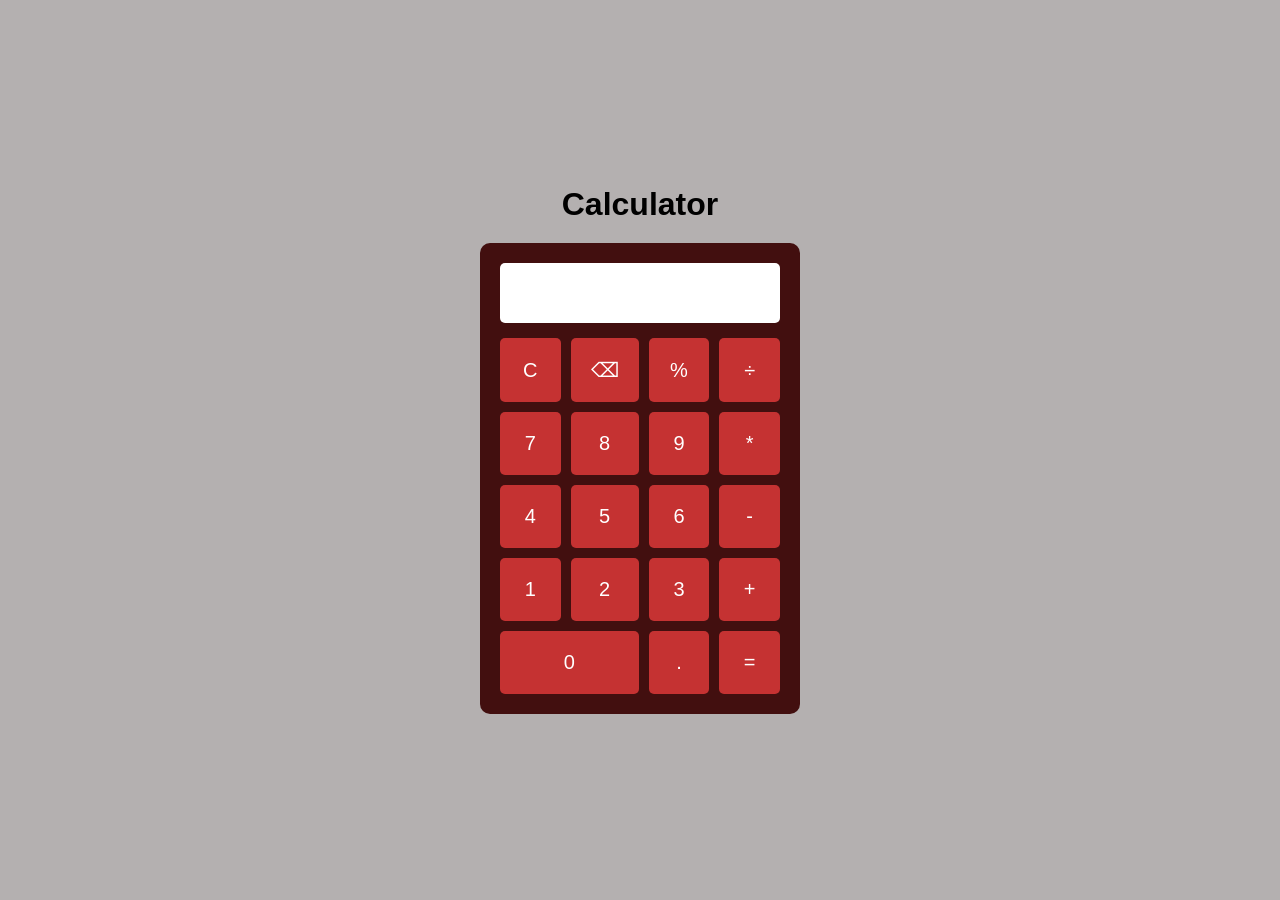
<file: WebDev-L2-Task1-Calculator/index.html>
<!DOCTYPE html>
<html lang="en">
<head>
    <title>Calculator</title>
    <link rel="stylesheet" href="style.css">
</head>
<body>
    <div class="container">
    <h2 class="heading">Calculator</h2>
    <div class="calculator">
        <input type="text" id="display" readonly>

        <div class="buttons">
            <button onclick="clearDisplay()">C</button>
            <button onclick="deleteLast()">⌫</button>
            <button onclick="appendValue('%')">%</button>
            <button onclick="appendValue('/')">÷</button>

            <button onclick="appendValue('7')">7</button>
            <button onclick="appendValue('8')">8</button>
            <button onclick="appendValue('9')">9</button>
            <button onclick="appendValue('*')">*</button>

            <button onclick="appendValue('4')">4</button>
            <button onclick="appendValue('5')">5</button>
            <button onclick="appendValue('6')">6</button>
            <button onclick="appendValue('-')">-</button>

            <button onclick="appendValue('1')">1</button>
            <button onclick="appendValue('2')">2</button>
            <button onclick="appendValue('3')">3</button>
            <button onclick="appendValue('+')">+</button>

            <button onclick="appendValue('0')" class="zero">0</button>
            <button onclick="appendValue('.')">.</button>
            <button onclick="calculate()">=</button>
        </div>
    </div>
    </div>
    <script src="script.js"></script>
</body>
</html>
</file>
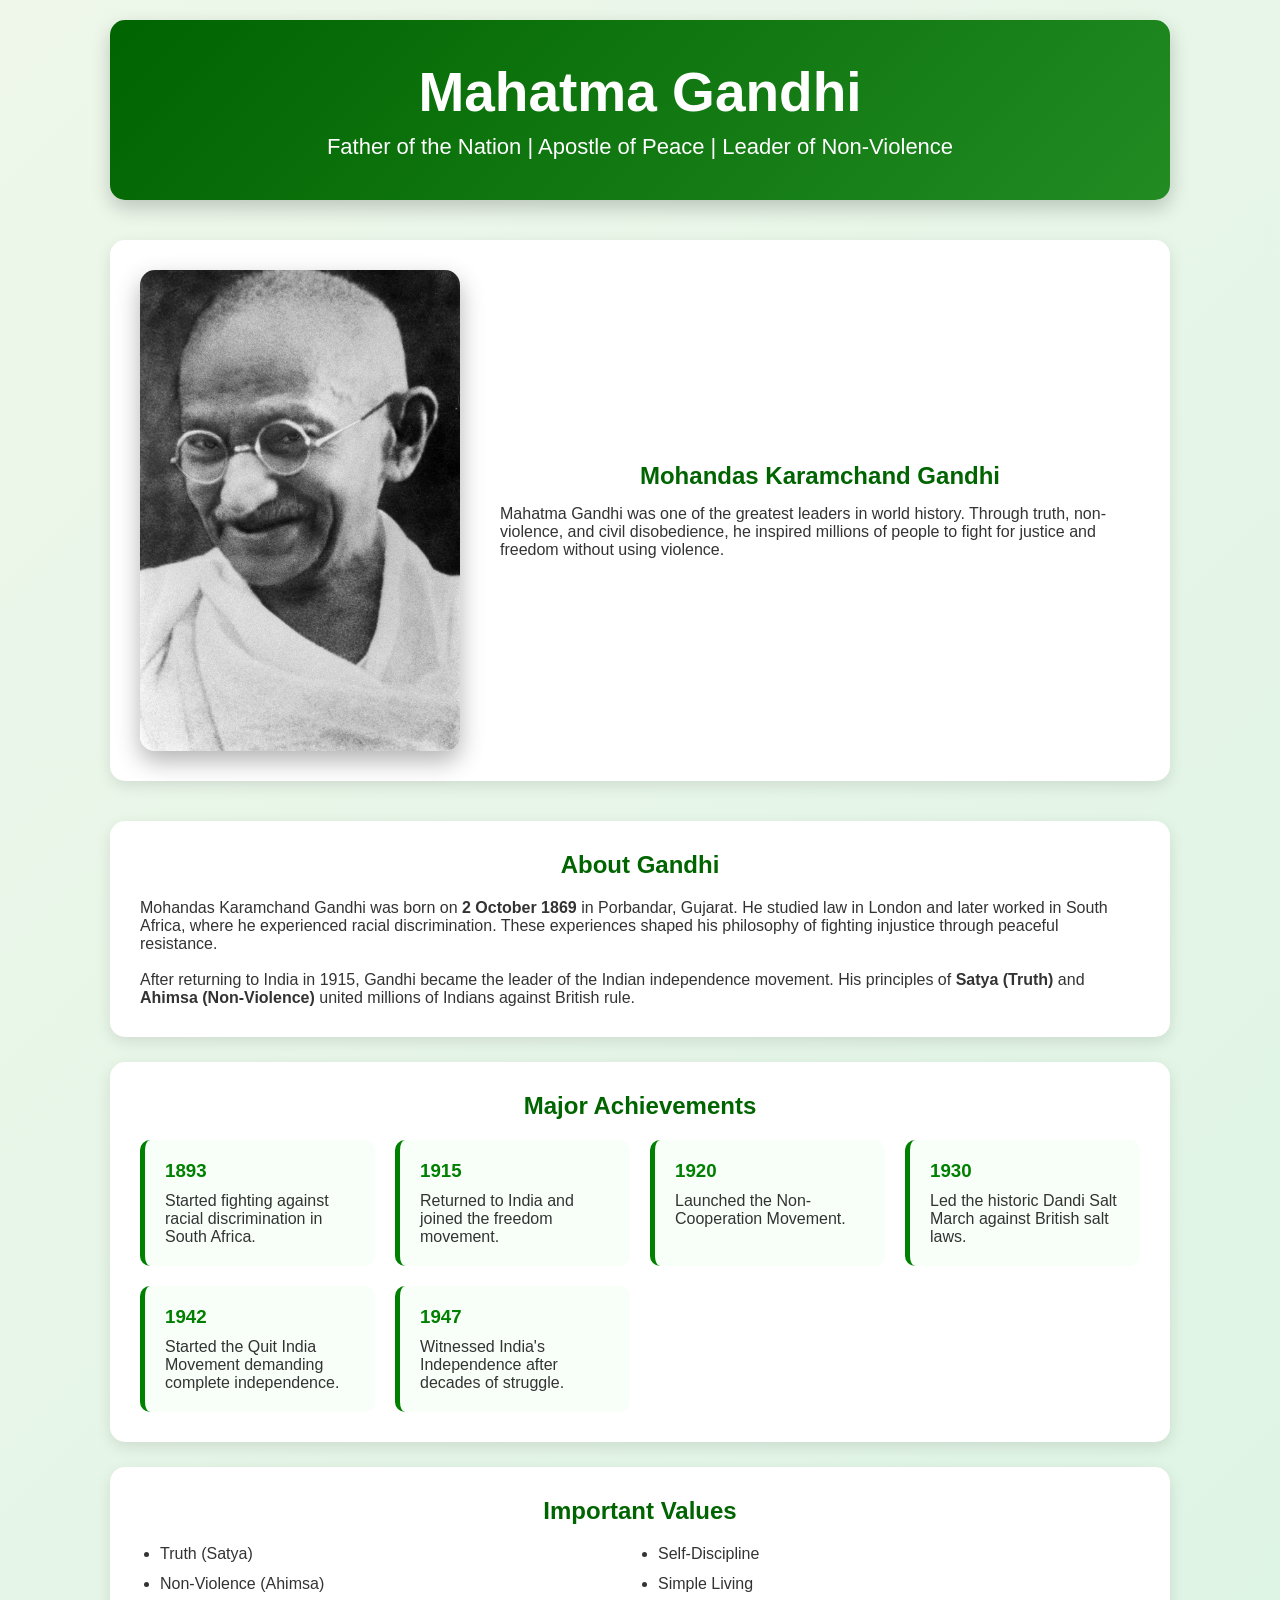
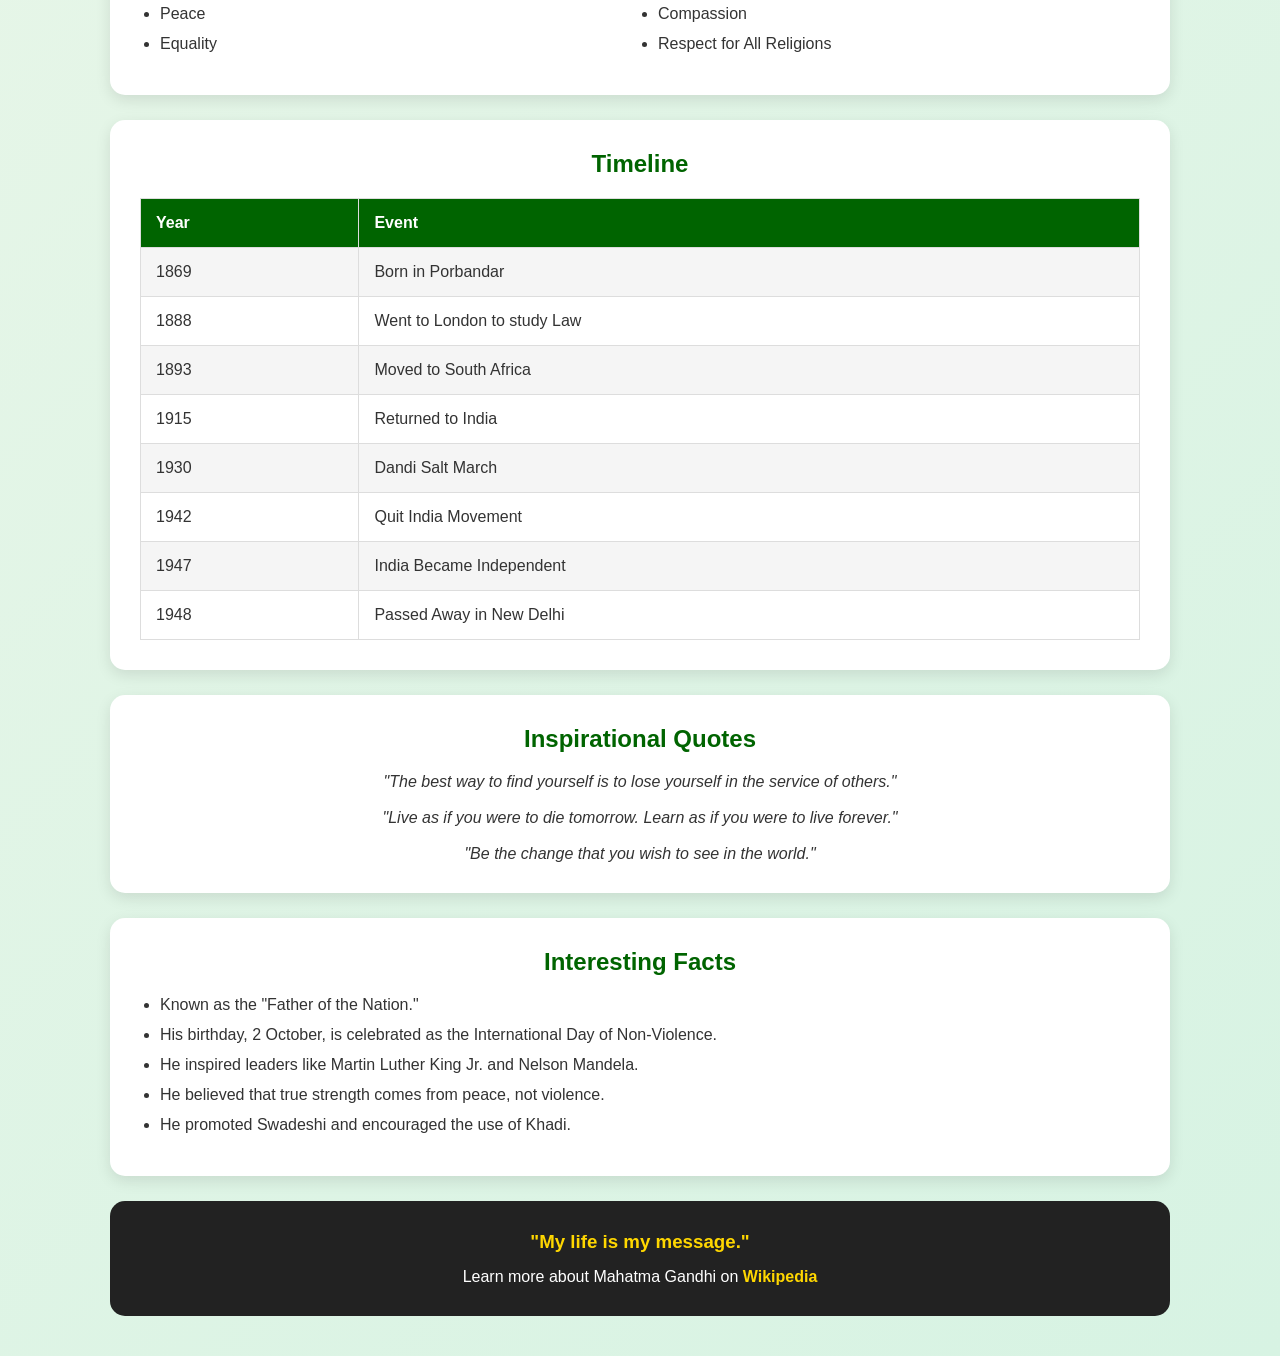
<file: WebDev-L2-Task2-TributePage/index.html>
<!DOCTYPE html>
<html lang="en">
<head>
    <title>Tribute to Mahatma Gandhi</title>
    <link rel="stylesheet" href="style.css">
</head>
<body>
<div class="container">
    <header>
        <h1>Mahatma Gandhi</h1>
        <p>Father of the Nation | Apostle of Peace | Leader of Non-Violence</p>
    </header>
    <section class="hero">
        <img src="assests/mahatma gandhi.jpg" alt="Mahatma Gandhi">
        <div class="intro">
            <h2>Mohandas Karamchand Gandhi</h2>
            <p>
                Mahatma Gandhi was one of the greatest leaders in world history.
                Through truth, non-violence, and civil disobedience, he inspired
                millions of people to fight for justice and freedom without using violence.
            </p>
        </div>
    </section>

    <section>
        <h2>About Gandhi</h2>
        <p>
            Mohandas Karamchand Gandhi was born on <strong>2 October 1869</strong>
            in Porbandar, Gujarat. He studied law in London and later worked in
            South Africa, where he experienced racial discrimination. These experiences
            shaped his philosophy of fighting injustice through peaceful resistance.
        </p><br>
        <p>
            After returning to India in 1915, Gandhi became the leader of the Indian
            independence movement. His principles of <strong>Satya (Truth)</strong>
            and <strong>Ahimsa (Non-Violence)</strong> united millions of Indians
            against British rule.
        </p>
    </section>

    <section>
        <h2>Major Achievements</h2>
        <div class="cards">
            <div class="card">
                <h3>1893</h3>
                <p>Started fighting against racial discrimination in South Africa.</p>
            </div>
            <div class="card">
                <h3>1915</h3>
                <p>Returned to India and joined the freedom movement.</p>
            </div>
            <div class="card">
                <h3>1920</h3>
                <p>Launched the Non-Cooperation Movement.</p>
            </div>
            <div class="card">
                <h3>1930</h3>
                <p>Led the historic Dandi Salt March against British salt laws.</p>
            </div>
            <div class="card">
                <h3>1942</h3>
                <p>Started the Quit India Movement demanding complete independence.</p>
            </div>
            <div class="card">
                <h3>1947</h3>
                <p>Witnessed India's Independence after decades of struggle.</p>
            </div>
        </div>
    </section>

    <section>
        <h2>Important Values</h2>
        <ul class="values">
            <li>Truth (Satya)</li>
            <li>Non-Violence (Ahimsa)</li>
            <li>Peace</li>
            <li>Equality</li>
            <li>Self-Discipline</li>
            <li>Simple Living</li>
            <li>Compassion</li>
            <li>Respect for All Religions</li>
        </ul>
    </section>

    <section>
        <h2>Timeline</h2>
        <table>
            <tr>
                <th>Year</th>
                <th>Event</th>
            </tr>
            <tr>
                <td>1869</td>
                <td>Born in Porbandar</td>
            </tr>
            <tr>
                <td>1888</td>
                <td>Went to London to study Law</td>
            </tr>
            <tr>
                <td>1893</td>
                <td>Moved to South Africa</td>
            </tr>
            <tr>
                <td>1915</td>
                <td>Returned to India</td>
            </tr>
            <tr>
                <td>1930</td>
                <td>Dandi Salt March</td>
            </tr>
            <tr>
                <td>1942</td>
                <td>Quit India Movement</td>
            </tr>
            <tr>
                <td>1947</td>
                <td>India Became Independent</td>
            </tr>
            <tr>
                <td>1948</td>
                <td>Passed Away in New Delhi</td>
            </tr>
        </table>
    </section>

    <section class="quote">
        <h2>Inspirational Quotes</h2>
        <p>
           <i> "The best way to find yourself is to lose yourself in the service of others."</i>
        </p><br>
        <p>
            <i>"Live as if you were to die tomorrow. Learn as if you were to live forever."</i>
        </p><br>
        <p>
            <i>"Be the change that you wish to see in the world."</i>
        </p> 
    </section>

    <section class="facts">
        <h2>Interesting Facts</h2>
        <ul>
            <li>Known as the "Father of the Nation."</li>
            <li>His birthday, 2 October, is celebrated as the International Day of Non-Violence.</li>
            <li>He inspired leaders like Martin Luther King Jr. and Nelson Mandela.</li>
            <li>He believed that true strength comes from peace, not violence.</li>
            <li>He promoted Swadeshi and encouraged the use of Khadi.</li>
        </ul>
    </section>

    <footer>
        <h3>"My life is my message."</h3>
        <p>
            Learn more about Mahatma Gandhi on
            <a href="https://en.wikipedia.org/wiki/Mahatma_Gandhi" target="_blank">Wikipedia</a>
        </p>
    </footer>
</div>
</body>
</html>
</file>
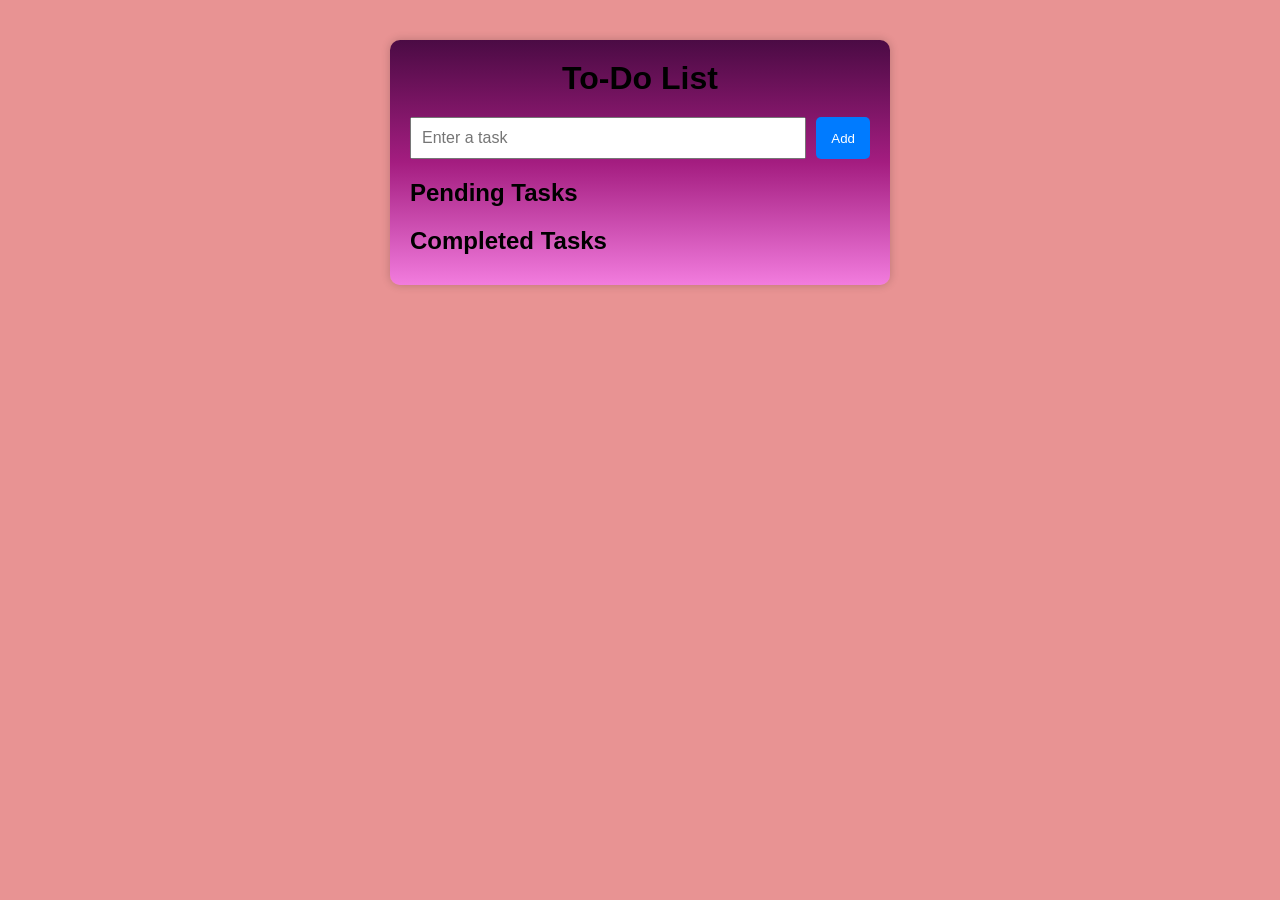
<file: WebDev-L2-Task3-WebApp/index.html>
<!DOCTYPE html>
<html lang="en">
<head>
    <title>To-Do App</title>
    <link rel="stylesheet" href="style.css">
</head>
<body>
    <div class="container">
        <h1>To-Do List</h1>
        <div class="input-box">
            <input type="text" id="taskInput" placeholder="Enter a task">
            <button onclick="addTask()">Add</button>
        </div>
        <div class="task-section">
            <h2>Pending Tasks</h2>
            <ul id="pendingList"></ul>
        </div>
        <div class="task-section">
            <h2>Completed Tasks</h2>
            <ul id="completedList"></ul>
        </div>
    </div>
    <script src="script.js"></script>
</body>
</html>
</file>
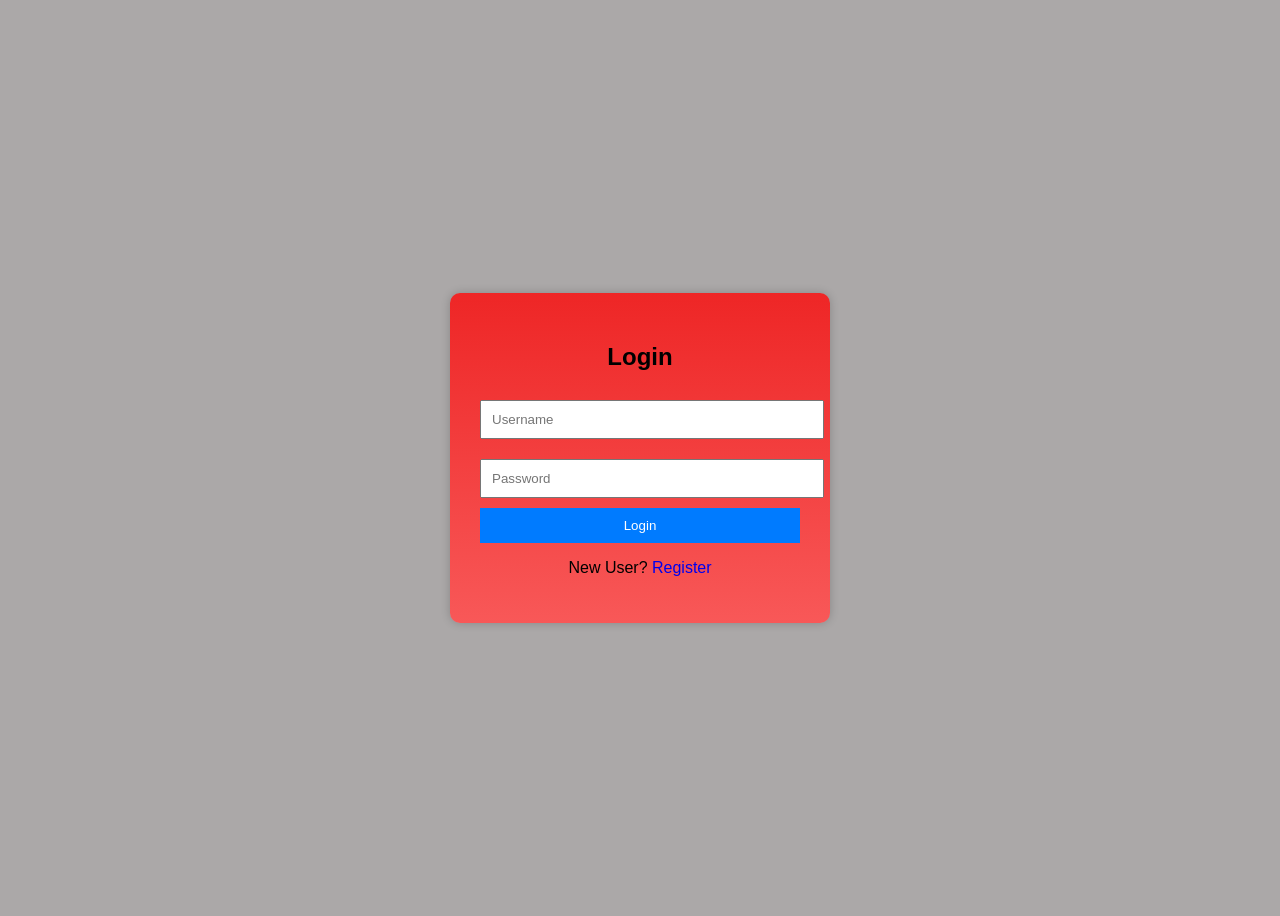
<file: WebDev-L2-Task4-LoginAuthentication/index.html>
<!DOCTYPE html>
<html lang="en">
    <head>
        <title>Login</title>
        <link rel="stylesheet" href="style.css">
    </head>
    <body>
        <div class="container">
        <h2>Login</h2>
        <input type="text" id="loginUser" placeholder="Username">
        <input type="password" id="loginPass" placeholder="Password">
        <button onclick="login()">Login</button>
        <p>New User?
            <a href="register.html">Register</a>
        </p>
        </div>
        <script src="script.js"></script>
    </body>
</html>
</file>
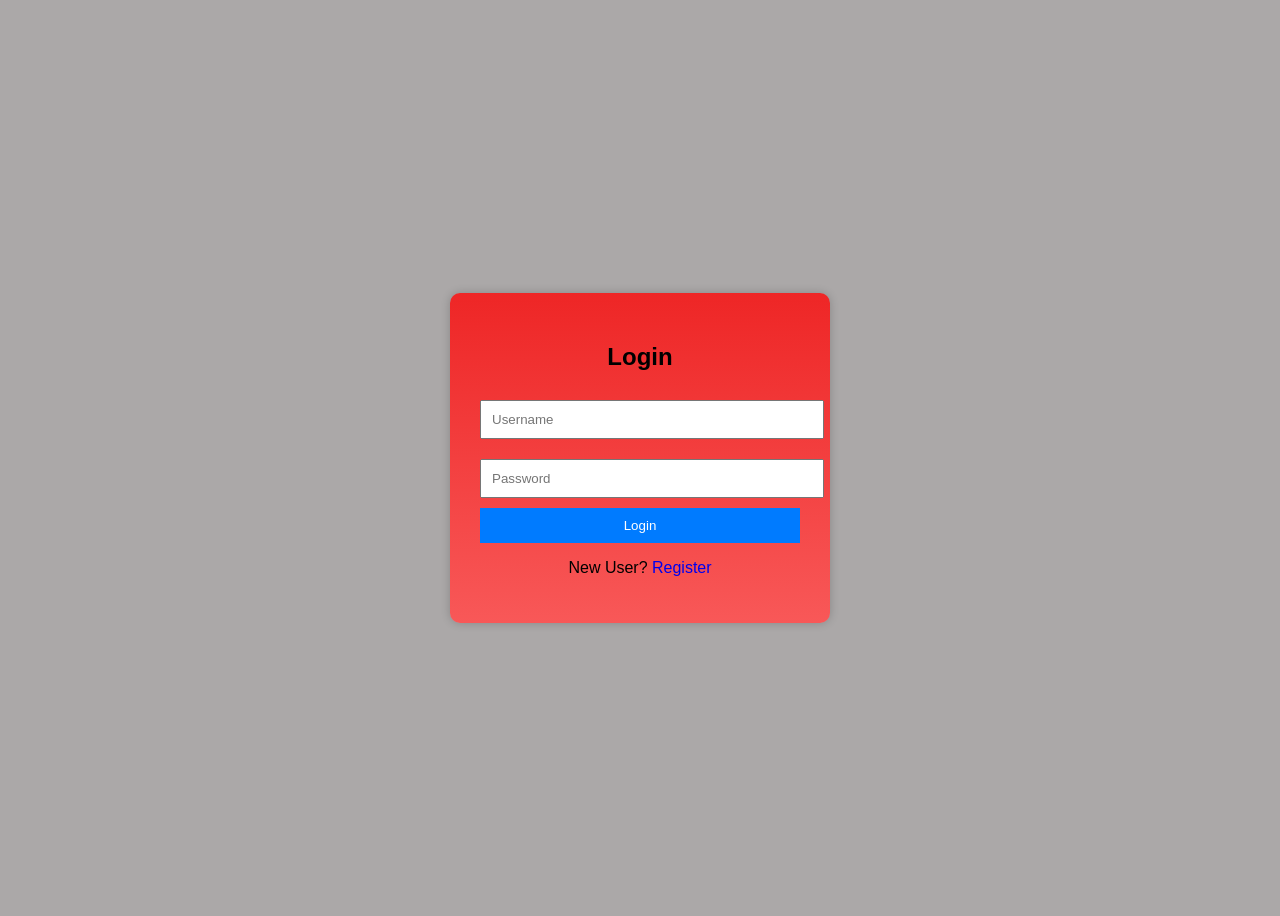
<file: WebDev-L2-Task4-LoginAuthentication/dashboard.html>
<!DOCTYPE html>
<html lang="en">
    <head>
        <title>Dashboard</title>
        <link rel="stylesheet" href="style.css">
    </head>
    <body>
        <div class="container">
            <h1>Welcome</h1>
            <p id="welcome"></p>
            <button onclick="logout()">Logout</button>
        </div>
        <script src="script.js"></script>
    </body>
</html>
</file>
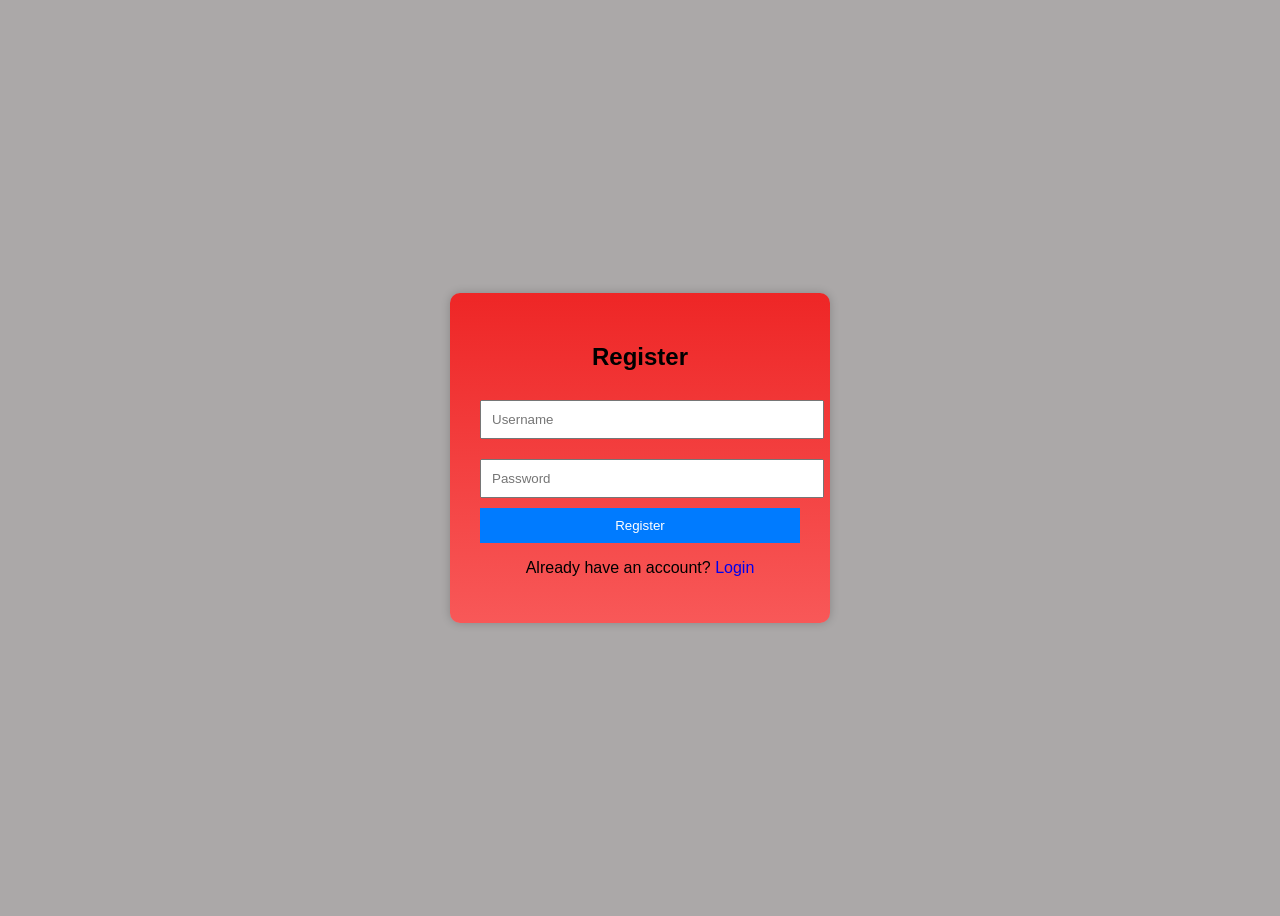
<file: WebDev-L2-Task4-LoginAuthentication/register.html>
<!DOCTYPE html>
<html lang="en">
    <head>
        <title>Register</title>
        <link rel="stylesheet" href="style.css">
    </head>
    <body>
        <div class="container">
        <h2>Register</h2>
        <input type="text" id="username" placeholder="Username">
        <input type="password" id="password" placeholder="Password">
        <button onclick="register()">Register</button>
        <p>Already have an account?
            <a href="index.html">Login</a>
        </p>
        </div>
        <script src="script.js"></script>
    </body>
</html>
</file>
<file: WebDev-L2-Task1-Calculator/style.css>
* {
    margin: 0;
    padding: 0;
    box-sizing: border-box;
    font-family: Arial, sans-serif;
}

body {
    display: flex;
    justify-content: center;
    align-items: center;
    height: 100vh;
    background: #b4b0b0;
}
.container {
    display: flex;
    flex-direction: column;    
    align-items: center;      
}

.heading {
    margin-bottom: 20px;
    font-size: 32px;
}
.calculator {
    background: #420f0f;
    padding: 20px;
    border-radius: 10px;
    width: 320px;
}

#display {
    width: 100%;
    height: 60px;
    margin-bottom: 15px;
    font-size: 24px;
    text-align: right;
    padding: 10px;
    border: none;
    border-radius: 5px;
    background: #fff;
}

.buttons {
    display: grid;
    grid-template-columns: repeat(4, 1fr);
    gap: 10px;
}

button {
    padding: 20px;
    font-size: 20px;
    border: none;
    border-radius: 5px;
    cursor: pointer;
    background: rgb(197, 50, 50);
    color: white;
    transition: 0.2s;
}

button:hover {
    background: #e18181;
}

.zero {
    grid-column: span 2;
}
</file>
<file: WebDev-L2-Task2-TributePage/style.css>
*{
    margin:0;
    padding:0;
    box-sizing:border-box;
    font-family:'Segoe UI',sans-serif;
}
body{
    background:linear-gradient(135deg,#eef7ea,#d7f3e3);
    color:#333;
}
.container{
    width:90%;
    max-width:1100px;
    margin:auto;
    padding:20px;
}
header{
    background:linear-gradient(135deg,#006400,#228B22);
    color:white;
    text-align:center;
    padding:40px;
    border-radius:15px;
    box-shadow:0 8px 20px rgba(0,0,0,.2);
}
header h1{
    font-size:55px;
}
header p{
    margin-top:10px;
    font-size:22px;
}
.hero{
    display:flex;
    align-items:center;
    justify-content:center;
    gap:40px;
    margin:40px 0;
    flex-wrap:wrap;
}
.hero img{
    width:320px;
    border-radius:15px;
    box-shadow:0 10px 25px rgba(0,0,0,.3);
    transition:.4s;
}
.hero img:hover{
    transform:scale(1.05);
}
.intro{
    flex:1;
    min-width:300px;
}
.intro h2{
    color:#006400;
    margin-bottom:15px;
}
section{
    background:white;
    margin:25px 0;
    padding:30px;
    border-radius:15px;
    box-shadow:0 5px 15px rgba(0,0,0,.1);
}
section h2{
    color:#006400;
    margin-bottom:20px;
    text-align:center;
}
.cards{
    display:grid;
    grid-template-columns:repeat(auto-fit,minmax(220px,1fr));
    gap:20px;
}
.card{
    background:#f8fff8;
    border-left:5px solid green;
    padding:20px;
    border-radius:10px;
    transition:.3s;
}
.card:hover{
    transform:translateY(-8px);
    background:#e8ffe8;
}
.card h3{
    color:green;
    margin-bottom:10px;
}
.values{
    columns:2;
    padding-left:20px;
}
.values li{
    margin-bottom:12px;
}
table{
    width:100%;
    border-collapse:collapse;
}
table th{
    background:#006400;
    color:white;
}
table th,
table td{
    padding:15px;
    border:1px solid #ddd;
    text-align:left;
}
table tr:nth-child(even){
    background:#f5f5f5;
}
.quote{
    text-align:center;
}
blockquote{
    font-size:24px;
    color:#444;
    font-style:italic;
    margin:20px 0;
    position:relative;
}
blockquote::before{
    content:"❝";
    font-size:45px;
    color:green;
}
.facts ul{
    padding-left:20px;
}
.facts li{
    margin-bottom:12px;
}
footer{
    background:#222;
    color:white;
    text-align:center;
    padding:30px;
    border-radius:15px;
    margin-bottom:20px;
}
footer h3{
    color:#ffd700;
    margin-bottom:15px;
}
footer a{
    color:#ffd700;
    text-decoration:none;
    font-weight:bold;
}
footer a:hover{
    text-decoration:underline;
}
@media(max-width:768px){
    header h1{
        font-size:38px;
    }
    .hero{
        flex-direction:column;
    }
    .hero img{
        width:250px;
    }
    .values{
        columns:1;
    }
    blockquote{
        font-size:20px;
    }

}
</file>
<file: WebDev-L2-Task3-WebApp/style.css>
*{
    margin:0;
    padding:0;
    box-sizing:border-box;
    font-family:Arial,sans-serif;
}
body{
    background:#e89393;
    display:flex;
    justify-content:center;
    padding:40px;
}
.container{
    width:500px;
    background:linear-gradient(#4b0b44,rgb(164, 29, 128),rgb(242, 124, 222));
    padding:20px;
    border-radius:10px;
    box-shadow:0 0 10px rgba(0,0,0,0.2);
}
h1{
    text-align:center;
    margin-bottom:20px;
}
.input-box{
    display:flex;
    gap:10px;
    margin-bottom:20px;
}
input{
    flex:1;
    padding:10px;
    font-size:16px;
}
button{
    padding:10px 15px;
    cursor:pointer;
    border:none;
    background:#007BFF;
    color:white;
    border-radius:5px;
}
button:hover{
    background:#0056b3;
}
.task-section{
    margin-top:20px;
}
.task-section h2{
    margin-bottom:10px;
}
ul{
    list-style:none;
}
li{
    display:flex;
    justify-content:space-between;
    align-items:center;
    padding:10px;
    background:#eee;
    margin-bottom:10px;
    border-radius:5px;
}
.actions button{
    margin-left:5px;
    background:#28a745;
}
.actions button:nth-child(2){
    background:#ffc107;
    color:black;
}
.actions button:nth-child(3){
    background:#dc3545;
}
.completed{
    text-decoration:line-through;
    color:gray;
}
</file>
<file: WebDev-L2-Task4-LoginAuthentication/style.css>
body{
    font-family:Arial,sans-serif;
    background:#aba8a8;
    display:flex;
    justify-content:center;
    align-items:center;
    height:100vh;
}
.container{
    background:linear-gradient(rgb(238, 38, 38), rgb(248, 88, 88));
    padding:30px;
    width:320px;
    text-align:center;
    border-radius:10px;
    box-shadow:0 0 10px rgba(0,0,0,.2);
}
input{
    width:100%;
    padding:10px;
    margin:10px 0;
}
button{
    width:100%;
    padding:10px;
    background:#007BFF;
    color:white;
    border:none;
    cursor:pointer;
}
button:hover{
    background:#0056b3;
}
a{
    text-decoration:none;
}
</file>
